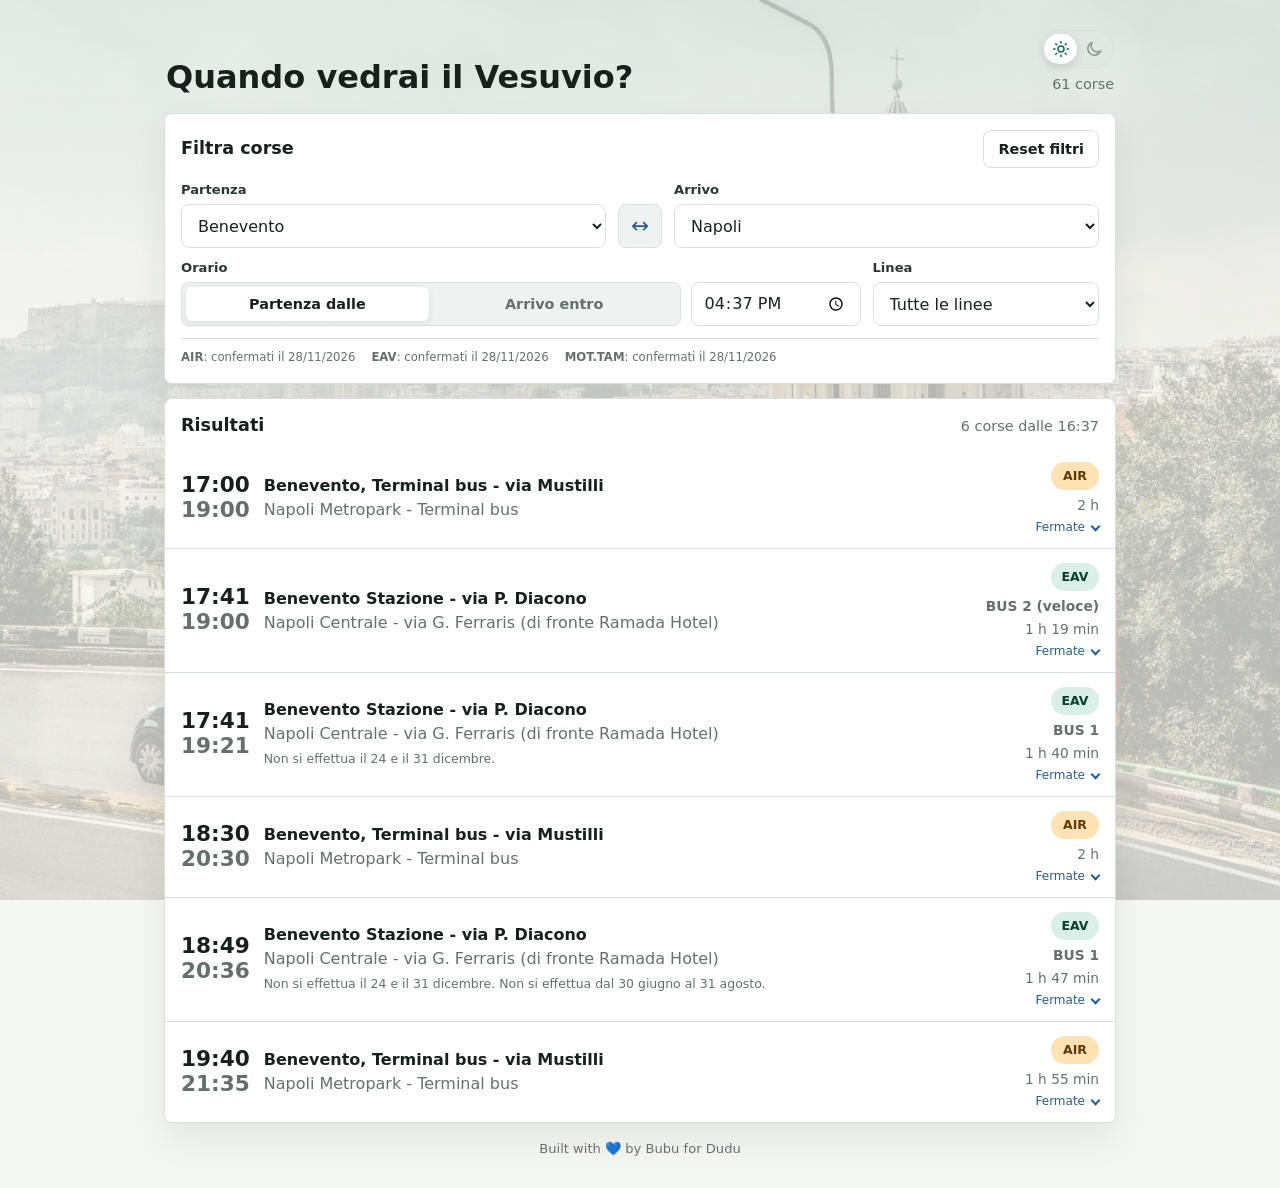
<file: index.html>
<!doctype html>
<html lang="it">
  <head>
    <meta charset="utf-8">
    <meta name="viewport" content="width=device-width, initial-scale=1">
    <meta name="theme-color" content="#0f6b4d">
    <title>BN NA Bus</title>
    <link rel="icon" href="assets/imgs/favicon.ico" sizes="any">
    <link rel="stylesheet" href="styles.css">
  </head>
  <body>
    <main class="app">
      <header class="app-header">
        <div>
          <h1 id="pageTitle">Quando vedrai il Vesuvio?</h1>
        </div>
        <div class="header-actions">
          <button class="theme-toggle" type="button" id="themeToggle" aria-pressed="false" aria-label="Attiva tema scuro">
            <span class="theme-icon sun-icon" aria-hidden="true">
              <svg viewBox="0 0 24 24" focusable="false">
                <circle cx="12" cy="12" r="4"></circle>
                <path d="M12 2v2M12 20v2M4.93 4.93l1.41 1.41M17.66 17.66l1.41 1.41M2 12h2M20 12h2M4.93 19.07l1.41-1.41M17.66 6.34l1.41-1.41"></path>
              </svg>
            </span>
            <span class="theme-icon moon-icon" aria-hidden="true">
              <svg viewBox="0 0 24 24" focusable="false">
                <path d="M20.6 14.6A8.2 8.2 0 0 1 9.4 3.4a8.7 8.7 0 1 0 11.2 11.2Z"></path>
              </svg>
            </span>
            <span class="sr-only" id="themeToggleLabel">Attiva tema scuro</span>
          </button>
          <p id="dataStatus" class="status" aria-live="polite">Caricamento</p>
        </div>
      </header>

      <section class="search-panel" aria-labelledby="searchTitle">
        <div class="search-panel-header">
          <h2 id="searchTitle">Filtra corse</h2>
          <button class="secondary-button compact-button" type="button" id="resetSearch">Reset filtri</button>
        </div>
        <form id="searchForm" class="search-form">
          <div class="route-fields">
            <div class="field">
              <label for="fromStop">Partenza</label>
              <select id="fromStop" name="fromStop" required></select>
            </div>

            <button class="swap-button" type="button" id="swapStops" aria-label="Inverti partenza e arrivo" title="Inverti">
              <span aria-hidden="true">&harr;</span>
            </button>

            <div class="field">
              <label for="toStop">Arrivo</label>
              <select id="toStop" name="toStop" required></select>
            </div>
          </div>

          <div class="field line-field">
            <label for="lineFilter">Linea</label>
            <select id="lineFilter" name="lineFilter" required></select>
          </div>

          <div class="field time-field">
            <span class="field-label">Orario</span>
            <div class="time-filter">
              <div class="time-mode" role="radiogroup" aria-label="Tipo filtro orario">
                <label class="time-mode-option">
                  <input type="radio" name="timeMode" value="departure" checked>
                  <span>Partenza dalle</span>
                </label>
                <label class="time-mode-option">
                  <input type="radio" name="timeMode" value="arrival">
                  <span>Arrivo entro</span>
                </label>
              </div>
              <input id="timeFrom" name="timeFrom" type="time" aria-label="Partenza dalle" required>
            </div>
          </div>
        </form>
        <p id="lineUpdates" class="line-updates" aria-label="Ultimo aggiornamento degli orari per linea" hidden></p>
      </section>

      <section class="results-section" aria-labelledby="resultsTitle">
        <div class="results-heading">
          <h2 id="resultsTitle">Risultati</h2>
          <p id="resultsSummary" class="summary" aria-live="polite"></p>
        </div>
        <div id="results" class="results"></div>
      </section>

      <footer class="app-footer">Built with 💙 by Bubu for Dudu</footer>
    </main>

    <script src="data.js"></script>
    <script src="app.js" defer></script>
  </body>
</html>
</file>
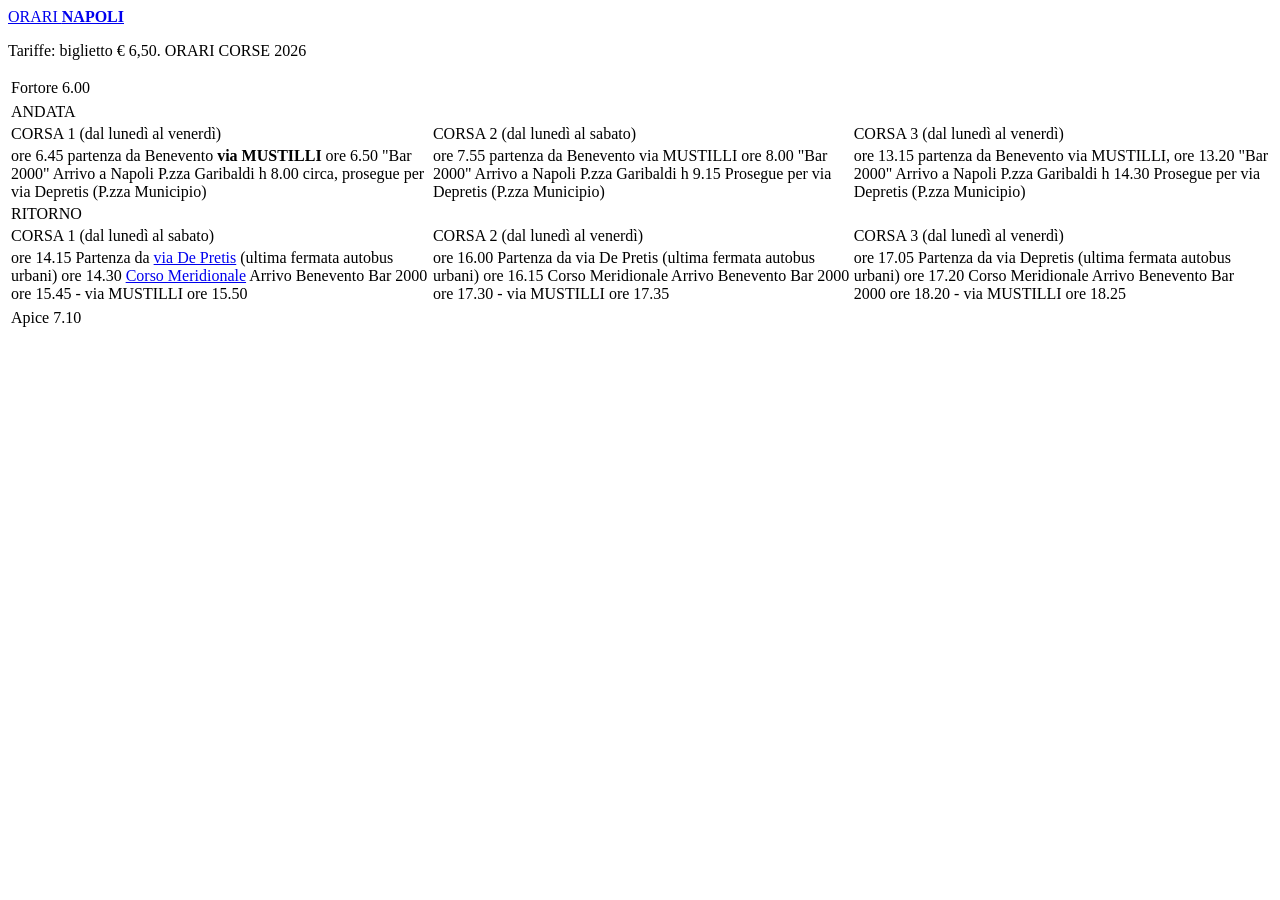
<file: tests/fixtures/mottam.html>
<!doctype html>
<html><head><meta charset="utf-8"></head><body>
<!-- Estratto della tabella ufficiale https://www.mottam.com/ verificata il 25/10/2026. -->
<a href="#napoli">ORARI <b>NAPOLI</b></a>
<p>Tariffe: biglietto € 6,50. ORARI CORSE 2026</p>
<table><tr><td>Fortore</td><td>6.00</td></tr></table>
<table id="napoli">
<tr><td colspan="3">ANDATA</td></tr>
<tr><td>CORSA 1 (dal lunedì al venerdì)</td><td>CORSA 2 (dal lunedì al sabato)</td><td>CORSA 3 (dal lunedì al venerdì)</td></tr>
<tr>
<td>ore 6.45 partenza da Benevento <b>via MUSTILLI</b> ore 6.50 &quot;Bar 2000&quot; Arrivo a Napoli P.zza Garibaldi h 8.00 circa, prosegue per via Depretis (P.zza Municipio)</td>
<td>ore 7.55 partenza da Benevento via MUSTILLI ore 8.00 &quot;Bar 2000&quot; Arrivo a Napoli P.zza Garibaldi h 9.15 Prosegue per via Depretis (P.zza Municipio)</td>
<td>ore 13.15 partenza da Benevento via MUSTILLI, ore 13.20 &quot;Bar 2000&quot; Arrivo a Napoli P.zza Garibaldi h 14.30 Prosegue per via Depretis (P.zza Municipio)</td>
</tr>
<tr><td colspan="3">RITORNO</td></tr>
<tr><td>CORSA 1 (dal lunedì al sabato)</td><td>CORSA 2 (dal lunedì al venerdì)</td><td>CORSA 3 (dal lunedì al venerdì)</td></tr>
<tr>
<td>ore 14.15 Partenza da <a href="https://maps.example/depretis">via De Pretis</a> (ultima fermata autobus urbani) ore 14.30 <a href="https://maps.example/meridionale">Corso Meridionale</a> Arrivo Benevento Bar 2000 ore 15.45 - via MUSTILLI ore 15.50</td>
<td>ore 16.00 Partenza da via De Pretis (ultima fermata autobus urbani) ore 16.15 Corso Meridionale Arrivo Benevento Bar 2000 ore 17.30 - via MUSTILLI ore 17.35</td>
<td>ore 17.05 Partenza da via Depretis (ultima fermata autobus urbani) ore 17.20 Corso Meridionale Arrivo Benevento Bar 2000 ore 18.20 - via MUSTILLI ore 18.25</td>
</tr>
</table>
<table><tr><td>Apice</td><td>7.10</td></tr></table>
</body></html>
</file>
<file: styles.css>
:root {
  color-scheme: light;
  --bg: #f5f7f2;
  --body-glow: rgba(15, 107, 77, 0.08);
  --body-glow-end: rgba(245, 247, 242, 0);
  --destination-photo: url("assets/imgs/na.webp");
  --photo-overlay: rgba(245, 247, 242, 0.76);
  --surface: #ffffff;
  --surface-muted: #eef3f1;
  --text: #17211c;
  --muted: #64716b;
  --label: #2a3832;
  --border: #d9e1dc;
  --primary: #0f6b4d;
  --primary-dark: #0a4f39;
  --on-primary: #ffffff;
  --accent: #245d8f;
  --warning: #a85f00;
  --error: #7a1c1c;
  --focus-ring: rgba(36, 93, 143, 0.18);
  --toggle-track: #dfe8e2;
  --toggle-thumb: #ffffff;
  --toggle-icon-active: #0f6b4d;
  --toggle-icon-muted: #8a9992;
  --badge-eav-text: #073f2d;
  --badge-eav-bg: #d9efe7;
  --badge-air-text: #633900;
  --badge-air-bg: #ffe3b5;
  --badge-mottam-text: #4d176f;
  --badge-mottam-bg: #eedcff;
  --shadow: 0 16px 36px rgba(22, 33, 28, 0.08);
  font-family: Inter, ui-sans-serif, system-ui, -apple-system, BlinkMacSystemFont, "Segoe UI", sans-serif;
}

:root[data-theme="dark"] {
  color-scheme: dark;
  --bg: #101614;
  --body-glow: rgba(56, 180, 135, 0.14);
  --body-glow-end: rgba(16, 22, 20, 0);
  --photo-overlay: rgba(16, 22, 20, 0.78);
  --surface: #151d1a;
  --surface-muted: #1c2824;
  --text: #f1f7f3;
  --muted: #a5b3ad;
  --label: #d8e3de;
  --border: #2b3934;
  --primary: #43c191;
  --primary-dark: #38ad82;
  --on-primary: #06110d;
  --accent: #8cbfec;
  --warning: #f0b35e;
  --error: #f3a5a5;
  --focus-ring: rgba(140, 191, 236, 0.2);
  --toggle-track: #22302b;
  --toggle-thumb: #0f1815;
  --toggle-icon-active: #f0b35e;
  --toggle-icon-muted: #6f8078;
  --badge-eav-text: #bdf0dc;
  --badge-eav-bg: #123d2e;
  --badge-air-text: #ffd999;
  --badge-air-bg: #4b3214;
  --badge-mottam-text: #e7c5ff;
  --badge-mottam-bg: #46205d;
  --shadow: 0 16px 36px rgba(0, 0, 0, 0.28);
}

@media (prefers-color-scheme: dark) {
  :root:not([data-theme="light"]) {
    color-scheme: dark;
    --bg: #101614;
    --body-glow: rgba(56, 180, 135, 0.14);
    --body-glow-end: rgba(16, 22, 20, 0);
    --photo-overlay: rgba(16, 22, 20, 0.78);
    --surface: #151d1a;
    --surface-muted: #1c2824;
    --text: #f1f7f3;
    --muted: #a5b3ad;
    --label: #d8e3de;
    --border: #2b3934;
    --primary: #43c191;
    --primary-dark: #38ad82;
    --on-primary: #06110d;
    --accent: #8cbfec;
    --warning: #f0b35e;
    --error: #f3a5a5;
    --focus-ring: rgba(140, 191, 236, 0.2);
    --toggle-track: #22302b;
    --toggle-thumb: #0f1815;
    --toggle-icon-active: #f0b35e;
    --toggle-icon-muted: #6f8078;
    --badge-eav-text: #bdf0dc;
    --badge-eav-bg: #123d2e;
    --badge-air-text: #ffd999;
    --badge-air-bg: #4b3214;
    --badge-mottam-text: #e7c5ff;
    --badge-mottam-bg: #46205d;
    --shadow: 0 16px 36px rgba(0, 0, 0, 0.28);
  }
}

* {
  box-sizing: border-box;
}

html {
  min-height: 100%;
  background: var(--bg);
}

body {
  position: relative;
  isolation: isolate;
  min-height: 100%;
  margin: 0;
  color: var(--text);
  background: var(--bg);
}

body::before {
  position: fixed;
  z-index: 0;
  inset: 0;
  background-image:
    linear-gradient(180deg, var(--body-glow), var(--body-glow-end) 260px),
    linear-gradient(var(--photo-overlay), var(--photo-overlay)),
    var(--destination-photo);
  background-position: center;
  background-size: auto, auto, cover;
  background-repeat: no-repeat;
  pointer-events: none;
  transform: translateZ(0);
  content: "";
}

body[data-destination-city="benevento"] {
  --destination-photo: url("assets/imgs/bn.webp");
}

button,
input,
select {
  font: inherit;
}

button {
  cursor: pointer;
}

.sr-only {
  position: absolute;
  width: 1px;
  height: 1px;
  overflow: hidden;
  clip: rect(0, 0, 0, 0);
  white-space: nowrap;
}

.app {
  position: relative;
  z-index: 1;
  width: min(100%, 980px);
  margin: 0 auto;
  padding: 20px 14px 32px;
}

.app-header {
  display: flex;
  align-items: flex-end;
  justify-content: space-between;
  gap: 16px;
  padding: 10px 2px 18px;
}

.status,
.summary,
.meta,
.hint {
  color: var(--muted);
}

h1,
h2,
p {
  margin-top: 0;
}

h1 {
  margin-bottom: 0;
  font-size: 2rem;
  line-height: 1.08;
}

h2 {
  margin-bottom: 14px;
  font-size: 1.1rem;
  line-height: 1.2;
}

.status {
  margin: 0 0 3px;
  white-space: nowrap;
  font-size: 0.9rem;
}

.header-actions {
  display: grid;
  justify-items: end;
  gap: 8px;
}

.theme-toggle {
  position: relative;
  display: inline-grid;
  grid-template-columns: 1fr 1fr;
  width: 74px;
  min-height: 38px;
  border: 1px solid var(--border);
  border-radius: 999px;
  padding: 3px;
  color: var(--text);
  background: var(--toggle-track);
  isolation: isolate;
}

.theme-toggle:hover {
  background: var(--surface-muted);
}

.theme-toggle::before {
  position: absolute;
  z-index: -1;
  top: 3px;
  left: 3px;
  width: calc(50% - 3px);
  height: calc(100% - 6px);
  border-radius: 999px;
  background: var(--toggle-thumb);
  box-shadow: 0 3px 10px rgba(0, 0, 0, 0.12);
  content: "";
  transition: transform 160ms ease;
}

.theme-toggle.is-dark::before {
  transform: translateX(100%);
}

.theme-icon {
  display: grid;
  min-width: 30px;
  min-height: 30px;
  place-items: center;
  color: var(--toggle-icon-muted);
}

.theme-icon svg {
  width: 18px;
  height: 18px;
  fill: none;
  stroke: currentColor;
  stroke-linecap: round;
  stroke-linejoin: round;
  stroke-width: 2;
}

.theme-toggle:not(.is-dark) .sun-icon,
.theme-toggle.is-dark .moon-icon {
  color: var(--toggle-icon-active);
}

.search-panel,
.results-section {
  background: var(--surface);
  border: 1px solid var(--border);
  border-radius: 8px;
  box-shadow: var(--shadow);
}

.search-panel {
  padding: 16px;
}

.line-updates {
  display: flex;
  flex-wrap: wrap;
  gap: 4px 16px;
  margin: 12px 0 0;
  border-top: 1px solid var(--border);
  padding-top: 10px;
  color: var(--muted);
  font-size: 0.73rem;
  line-height: 1.5;
}

.line-updates[hidden] {
  display: none;
}

.search-panel-header {
  display: flex;
  align-items: center;
  justify-content: space-between;
  gap: 12px;
  margin-bottom: 14px;
}

.search-panel-header h2 {
  margin-bottom: 0;
}

.search-form {
  display: grid;
  grid-template-columns: minmax(0, 3fr) minmax(150px, 1fr);
  gap: 12px;
  align-items: end;
}

.route-fields {
  display: grid;
  grid-template-columns: minmax(0, 1fr) 44px minmax(0, 1fr);
  grid-column: 1 / -1;
  gap: 12px;
  align-items: end;
}

.field {
  display: flex;
  min-width: 0;
  flex-direction: column;
  gap: 7px;
}

.field label,
.field-label {
  font-size: 0.82rem;
  font-weight: 700;
  color: var(--label);
}

select,
input[type="time"] {
  width: 100%;
  min-height: 44px;
  border: 1px solid var(--border);
  border-radius: 8px;
  padding: 0 12px;
  color: var(--text);
  background: var(--surface);
  outline: none;
}

select:focus,
input[type="time"]:focus,
button:focus-visible {
  border-color: var(--accent);
  box-shadow: 0 0 0 3px var(--focus-ring);
}

.swap-button {
  width: 44px;
  height: 44px;
  border: 1px solid var(--border);
  border-radius: 8px;
  color: var(--accent);
  background: var(--surface-muted);
  font-size: 1.35rem;
  line-height: 1;
}

.time-field {
  grid-column: 1;
  grid-row: 2;
}

.line-field {
  grid-column: 2;
  grid-row: 2;
}

.time-filter {
  display: grid;
  grid-template-columns: minmax(0, 1fr) 170px;
  gap: 10px;
  align-items: center;
}

.time-mode {
  display: grid;
  grid-template-columns: repeat(2, minmax(0, 1fr));
  gap: 4px;
  min-height: 44px;
  border: 1px solid var(--border);
  border-radius: 8px;
  padding: 4px;
  background: var(--surface-muted);
}

.time-mode-option {
  display: grid;
  min-width: 0;
}

.time-mode-option input {
  position: absolute;
  width: 1px;
  height: 1px;
  overflow: hidden;
  clip: rect(0, 0, 0, 0);
  white-space: nowrap;
}

.time-mode-option span {
  display: grid;
  min-height: 34px;
  place-items: center;
  border-radius: 6px;
  padding: 0 10px;
  color: var(--muted);
  font-size: 0.9rem;
  font-weight: 800;
  text-align: center;
}

.time-mode-option input:checked + span {
  color: var(--text);
  background: var(--surface);
  box-shadow: 0 2px 8px rgba(0, 0, 0, 0.08);
}

.time-mode-option input:focus-visible + span {
  box-shadow: 0 0 0 3px var(--focus-ring);
}

.secondary-button {
  min-width: 132px;
  min-height: 44px;
  border-radius: 8px;
  padding: 0 18px;
  font-weight: 800;
}

.secondary-button {
  border: 1px solid var(--border);
  color: var(--text);
  background: var(--surface);
}

.compact-button {
  min-width: auto;
  min-height: 38px;
  padding: 0 14px;
  font-size: 0.9rem;
}

.results-section {
  margin-top: 14px;
  overflow: hidden;
}

.results-heading {
  display: flex;
  align-items: baseline;
  justify-content: space-between;
  gap: 12px;
  padding: 16px 16px 0;
}

.results-heading h2,
.summary {
  margin-bottom: 12px;
}

.summary {
  font-size: 0.9rem;
  text-align: right;
}

.results {
  display: grid;
  gap: 1px;
  background: var(--border);
}

.trip {
  display: grid;
  grid-template-columns: auto minmax(0, 1fr) auto;
  gap: 14px;
  align-items: center;
  min-height: 96px;
  padding: 14px 16px;
  background: var(--surface);
  cursor: pointer;
  list-style: none;
}

.trip::-webkit-details-marker { display: none; }
.trip-details { background: var(--surface); }
.trip:focus-visible { outline: 3px solid var(--accent); outline-offset: -3px; }
.trip-details[open] > .trip { background: var(--surface-muted); }
.trip-expand { display: flex; align-items: center; gap: 7px; color: var(--accent); font-size: 0.75rem; }
.trip-chevron { width: 7px; height: 7px; border-right: 2px solid currentColor; border-bottom: 2px solid currentColor; transform: rotate(45deg); }
.trip-details[open] .trip-chevron { transform: rotate(225deg); }
.trip-stop-detail { padding: 20px 24px 4px; border-top: 1px solid var(--border); }
.trip-stop-detail h3 { margin: 0 0 20px; font-size: 0.85rem; color: var(--muted); font-weight: 600; }
.trip-stop-detail h4 { margin: 12px 0 16px; font-size: 0.9rem; }
.stop-timeline { padding: 0; margin: 0; list-style: none; }
.stop-timeline li { position: relative; display: grid; grid-template-columns: 16px 54px minmax(0, 1fr); column-gap: 12px; padding-bottom: 24px; font-size: 0.9rem; line-height: 1.45; }
.stop-timeline li::before {
  content: "";
  box-sizing: border-box;
  position: absolute;
  left: 0;
  top: 4px;
  width: 16px;
  height: 16px;
  border: 2px solid var(--accent);
  border-radius: 50%;
  background: var(--surface);
  z-index: 1;
}
.stop-timeline li:not(:last-child)::after {
  content: "";
  box-sizing: border-box;
  position: absolute;
  left: 8px;
  top: 12px;
  bottom: -12px;
  width: 2px;
  border-left: 2px solid var(--accent);
  transform: translateX(-50%);
}
.stop-timeline li.has-omitted-stops::after { border-left-style: dashed; }
.stop-timeline li:first-child::before, .stop-timeline li:last-child::before { background: var(--accent); }
.stop-time { grid-column: 2; font-weight: 750; font-variant-numeric: tabular-nums; }
.stop-label { grid-column: 3; overflow-wrap: anywhere; }
.stop-label small { display: block; margin-top: 3px; color: var(--muted); font-size: 0.8rem; }

.time-stack {
  display: grid;
  gap: 2px;
  min-width: 62px;
}

.time {
  font-size: 1.35rem;
  font-weight: 850;
  line-height: 1.05;
  font-variant-numeric: tabular-nums;
}

.arrival {
  color: var(--muted);
}

.route {
  min-width: 0;
}

.route strong {
  display: block;
  overflow: hidden;
  margin-bottom: 5px;
  text-overflow: ellipsis;
  white-space: nowrap;
}

.route span {
  display: block;
  overflow: hidden;
  color: var(--muted);
  text-overflow: ellipsis;
  white-space: nowrap;
}

.route .service-note {
  display: block;
  margin-top: 8px;
  color: var(--muted);
  font-size: 0.78rem;
  line-height: 1.35;
}

.bus-category {
  font-size: 0.75rem;
  font-weight: 700;
}

.trip-aside {
  display: grid;
  justify-items: end;
  gap: 7px;
}

.badge {
  display: inline-flex;
  min-width: 48px;
  min-height: 28px;
  align-items: center;
  justify-content: center;
  border-radius: 999px;
  padding: 0 10px;
  font-size: 0.78rem;
  font-weight: 850;
}

.badge.eav {
  color: var(--badge-eav-text);
  background: var(--badge-eav-bg);
}

.badge.air {
  color: var(--badge-air-text);
  background: var(--badge-air-bg);
}

.badge.mot-tam {
  color: var(--badge-mottam-text);
  background: var(--badge-mottam-bg);
}

.meta {
  font-size: 0.86rem;
  font-variant-numeric: tabular-nums;
  white-space: nowrap;
}

.empty-state,
.error-state {
  padding: 18px 16px 20px;
  background: var(--surface);
}

.empty-state p,
.error-state p {
  margin: 0;
}

.empty-state strong,
.error-state strong {
  display: block;
  margin-bottom: 6px;
}

.error-state {
  color: var(--error);
}

.hint {
  font-size: 0.92rem;
}

.app-footer {
  padding: 18px 8px 0;
  color: var(--muted);
  font-size: 0.82rem;
  text-align: center;
}

@media (max-width: 720px) {
  .app {
    padding: 14px 10px 24px;
  }

  .app-header {
    align-items: flex-start;
  }

  h1 {
    font-size: 1.55rem;
  }

  .search-form {
    grid-template-columns: minmax(0, 1fr);
  }

  .route-fields {
    grid-template-columns: minmax(0, 1fr) 44px;
  }

  .route-fields > .field:last-child,
  .line-field,
  .time-field {
    grid-column: 1 / -1;
    grid-row: auto;
  }

  .time-filter {
    grid-template-columns: 1fr;
  }

  .swap-button {
    grid-column: 2;
    grid-row: 1;
  }

  .results-heading {
    display: block;
  }

  .summary {
    text-align: left;
  }

  .trip {
    grid-template-columns: minmax(0, 1fr) auto;
  }

  .time-stack {
    grid-column: 1 / -1;
    grid-template-columns: auto auto;
    justify-content: start;
    gap: 10px;
  }

  .route strong,
  .route span {
    white-space: normal;
  }
}

@media (max-width: 420px) {
  .app-header {
    display: block;
  }

  .status {
    margin-top: 10px;
  }

  .search-panel {
    padding: 14px;
  }

  .search-panel-header {
    align-items: flex-start;
  }

  .compact-button {
    min-width: 116px;
    padding: 0 10px;
  }

  .trip {
    gap: 10px;
    padding: 13px 14px;
  }

  .time {
    font-size: 1.2rem;
  }
}
</file>
